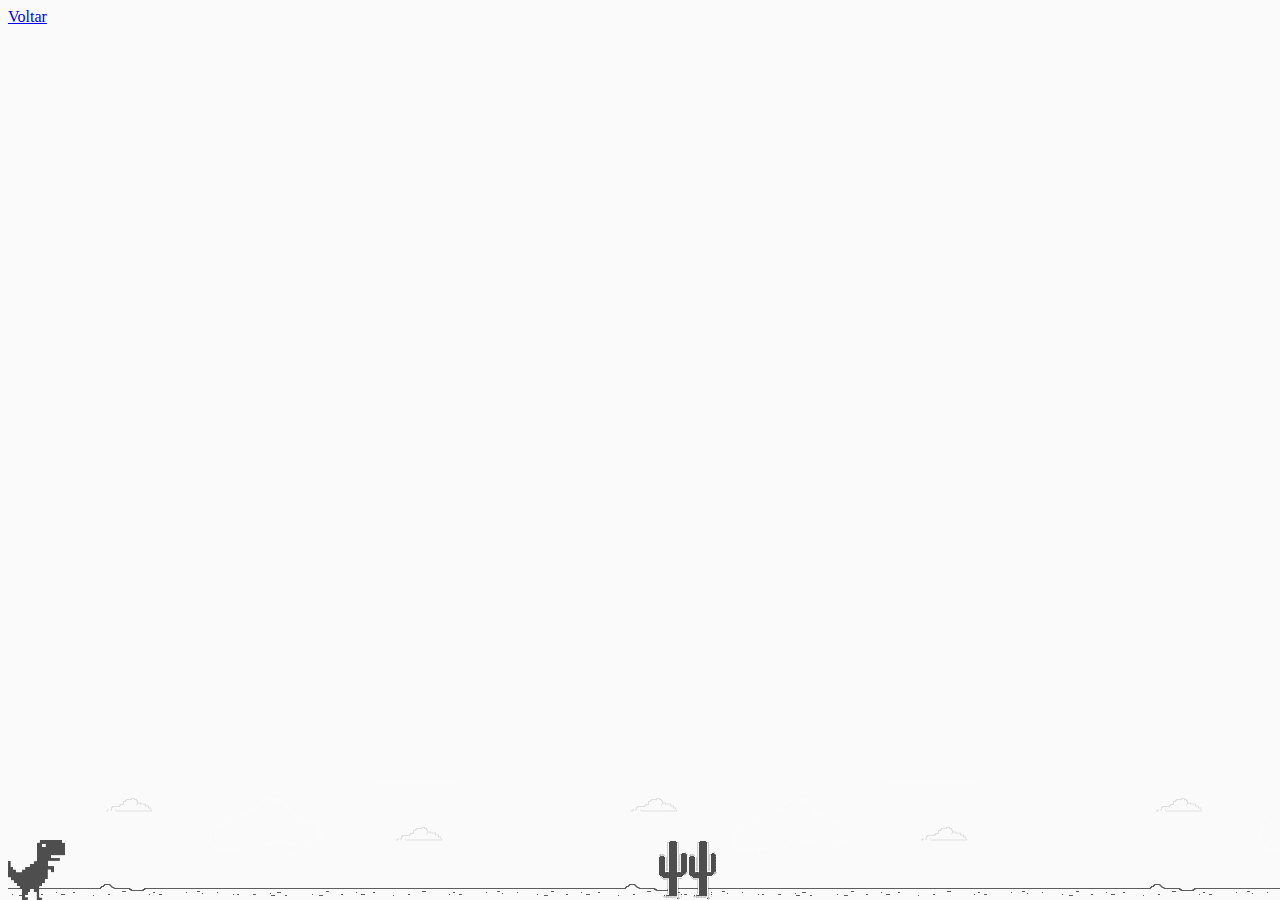
<file: projects/dino-game/index.html>
<!DOCTYPE html>
<html lang="pt-br">
<head>
    <meta charset="UTF-8">
    <meta name="viewport" content="width=device-width, initial-scale=1.0">
    <title>Dino Game</title>
    <link rel="stylesheet" href="style.css">
    <script src="script.js" charset="Utf-8" defer></script>
</head>
<body>
    <a href="../../index.html">Voltar</a>
    <div class="background">
        <div class="dino"></div>
    </div>
</body>
</html>
</file>
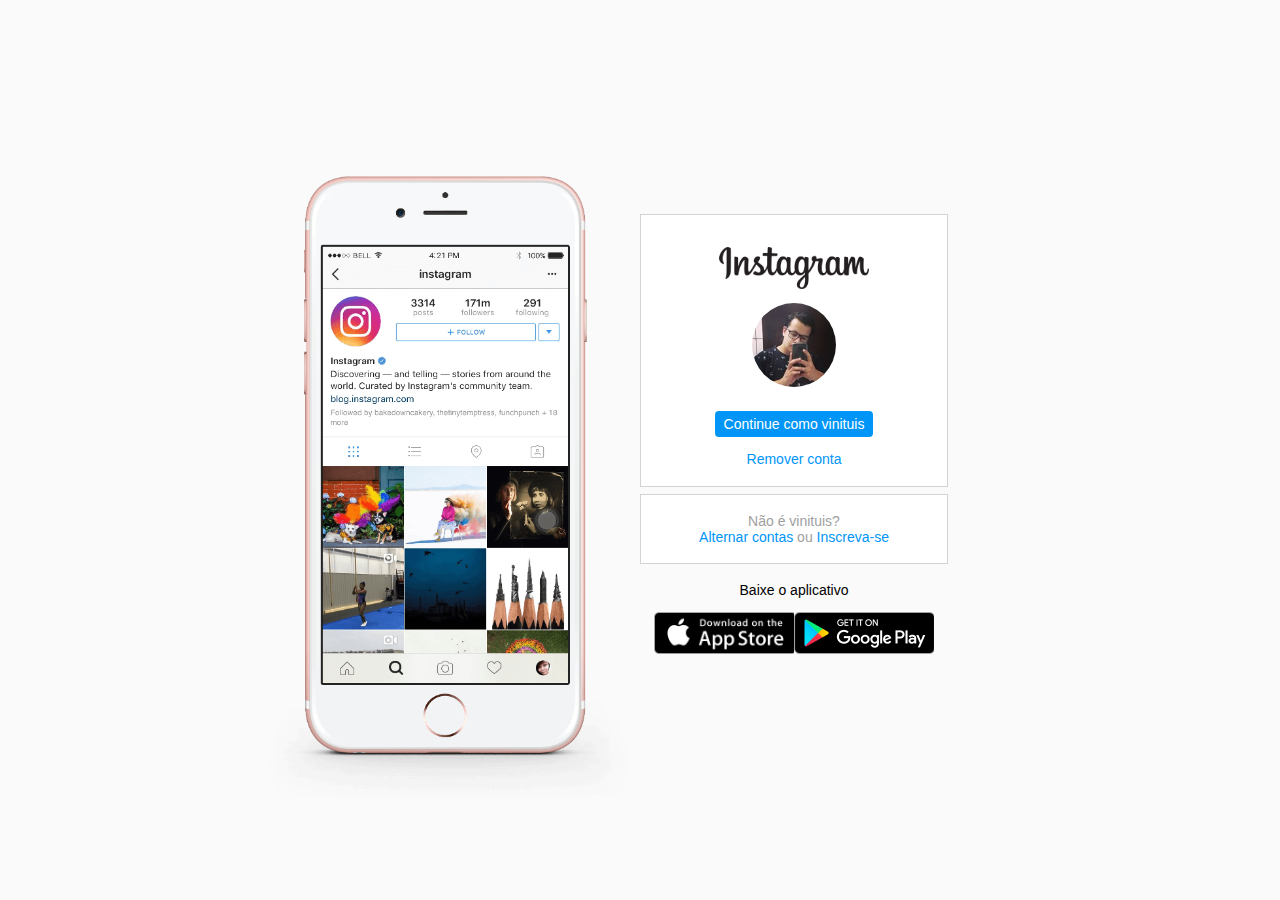
<file: projects/instagram/index.html>
<!DOCTYPE html>
<html lang="pt-br">
<head>
    <meta charset="UTF-8">
    <meta name="viewport" content="width=device-width, initial-scale=1.0">
    <link rel="stylesheet" href="style.css">
    <title>Instagram</title>
</head>
<body>
    <div class="instagram-wrapper">
        <div class="instagram-phone">
            <img src="./images/instagram-celular.png" alt="celular">
        </div>
        <div class="intagram-continue">
            <div class="group">
                <img src="./images/instagram-logo.png" class="instagram-logo" alt="instagram logo">
                <div class="profile-photo">
                    <img src="./images/perfil-instagram-vini.jpg" alt="foto perfil">
                </div>
                <a href="#" class="instagram-login">Continue como vinituis</a>
                <a href="#" class="instagram-logout">Remover conta</a>
            </div>
            <div class="group">
                <p class="not-account">Não é vinituis?</p>
                <p class="not-account">
                    <span class="link-blue">Alternar contas</span>
                    ou
                    <span class="link-blue">Inscreva-se</span>
                </p>
            </div>
            <div class="get-the-app">
                <p class="get-app">Baixe o aplicativo</p>
                <div class="download">
                    <a href="#" class="app-download"></a>
                    <a href="#" class="app-download"></a>
                </div>
            </div>
        </div>
    </div>
</body>
</html>
</file>
<file: projects/dino-game/style.css>
body {
    background: #fafafa;
}

.dino {
    width: 60px;
    height: 60px;
    background-image: url(dino.png);
    position: absolute;
    bottom: 0;
}

.cactus {
    position: absolute;
    width: 60px;
    height: 60px;
    bottom: 0;
    background-image: url(cactus.png);
}

.game-over {
    text-align: center;
    color: #696969;
    margin-top: 20%;
    font-family: Verdana, sans-serif;
}

.game-over-description {
    text-align: center;
    color: #696969;
    font-family: Verdana, sans-serif;
}

@keyframes slideright {
    from {
        background-position: 70000%;
    }
    to {
        background-position: 0;
    }
}

.background {
    position: absolute;
    bottom: 0;
    background-image: url(background.png);
    background-repeat: repeat-x;
    animation: slideright 600s infinite linear;
    width: 100%;
    height: 200px;
}
</file>
<file: projects/instagram/style.css>
* {
    padding: 0;
    margin: 0;
    box-sizing: border-box;
    text-decoration: none;
    font-family: Verdana, sans-serif;
    font-size: 14px;
}

body {
    width: 100%;
    min-height: 100vh;
    background-color: rgb(250, 250, 250);
    margin: 0;
    padding: 0;
    display: flex;
    justify-content: center;
}

.instagram-wrapper {
    display: flex;
    align-items: center; /* vertical */
    justify-content: start; /* horizontal - start começa da esquerda para direita */
    width: 60%;
    height: 100vh;
}

.instagram-phone {
    display: flex;
    align-items: center;
    justify-content: center;
    width: 50%;
}

.instagram-phone img {
    height: 50rem;
}

.instagram-continue {
    display: flex;
    align-items: center; /* horizontal */
    justify-content: space-around; /* vertical */
    flex-direction: column; /* inverte os eixos */
    width: 50%;
    min-height: 34rem;
}

.group {
    display: flex;
    justify-content: space-between;
    align-items: center;
    flex-direction: column;
    background-color: #fff;
    width: 100%;
    padding: 1.3rem 0;
    border: 0.1rem solid lightgrey;
}

.group:nth-child(1) {
    min-height: 19rem;
    margin-bottom: 0.5rem;
}

.instagram-logo {
    height: 3rem;
    margin: 1rem;
}

.profile-photo {
    display: flex;
    justify-content: center;
    align-items: center;
    border-radius: 50%;
    overflow: hidden;
}

.profile-photo img {
    height: 6rem;
}

.instagram-login {
    background-color: #0095f6;
    color: #fff;
    padding: 5px 9px;
    border-radius: 4px;
    margin-top: 8%;
}

.instagram-logout {
    color: #0095f6;
    margin-top: 1rem;
}

.not-account {
    color: rgb(160, 160, 160);
}

.link-blue {
    color: #0095f6;
}

.get-the-app {
    display: flex;
    flex-direction: column;
    align-items: center;
    justify-content: center;
    width: 100%;
    padding: 1.3rem 0;
}

.download {
    display: flex;
    width: 100%;
    justify-content: space-evenly;
    align-items: center;
    padding: 1rem;
}

.app-download {
    height: 3rem;
    width: 10rem;
    background-size: cover;
}

.app-download:nth-child(1) {
    background-image: url('./images/apple-button.png');
}

.app-download:nth-child(2) {
    background-image: url('./images/googleplay-button.png');
}

/* Media Query */

@media (max-width: 1240px) {
    .instagram-wrapper {
        width: 90%;
    }
}

@media (max-width: 650px) {
    
    body {
        background-color: #fff;
    }

    .instagram-wrapper {
        width: 90%;
    }

    .instagram-phone {
        display: none;
    }
    .instagram-continue {
        width: 100%;
    }

    .group {
        border: 1px solid transparent;
    }
}
</file>
